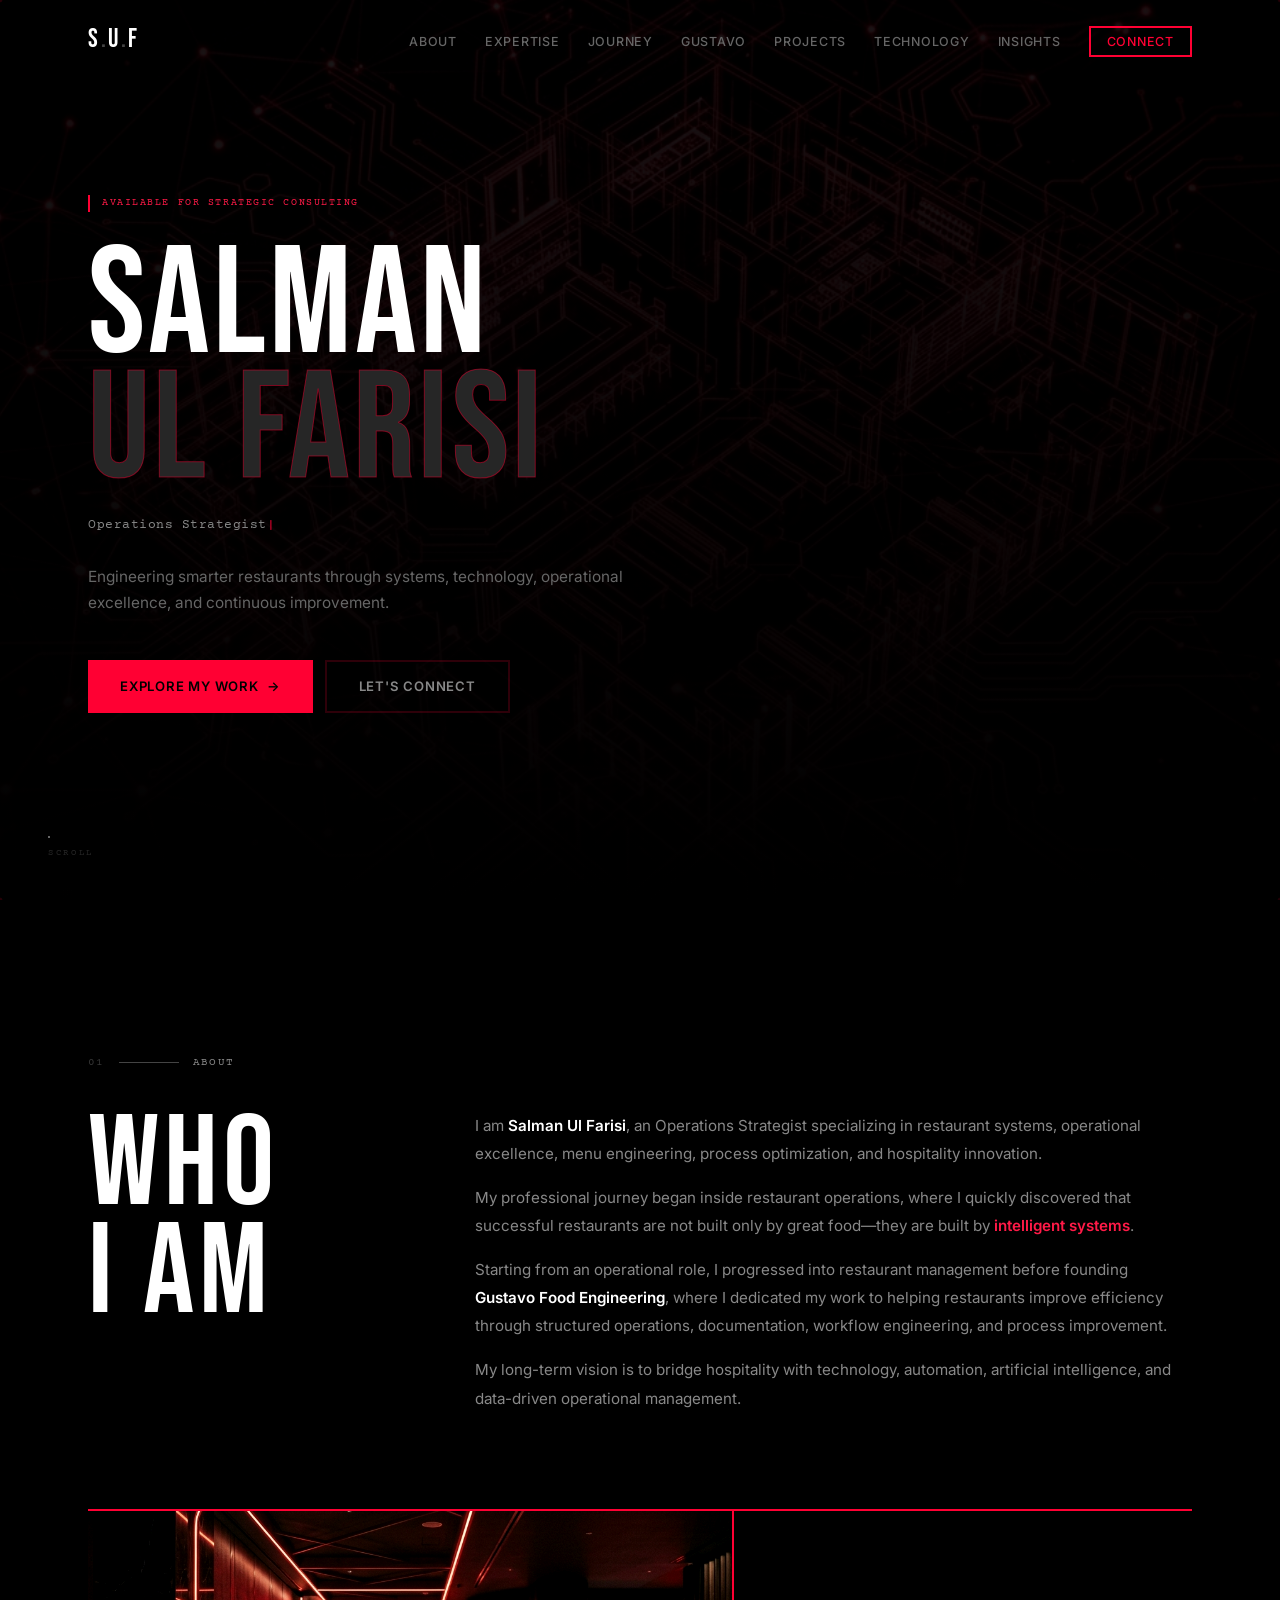
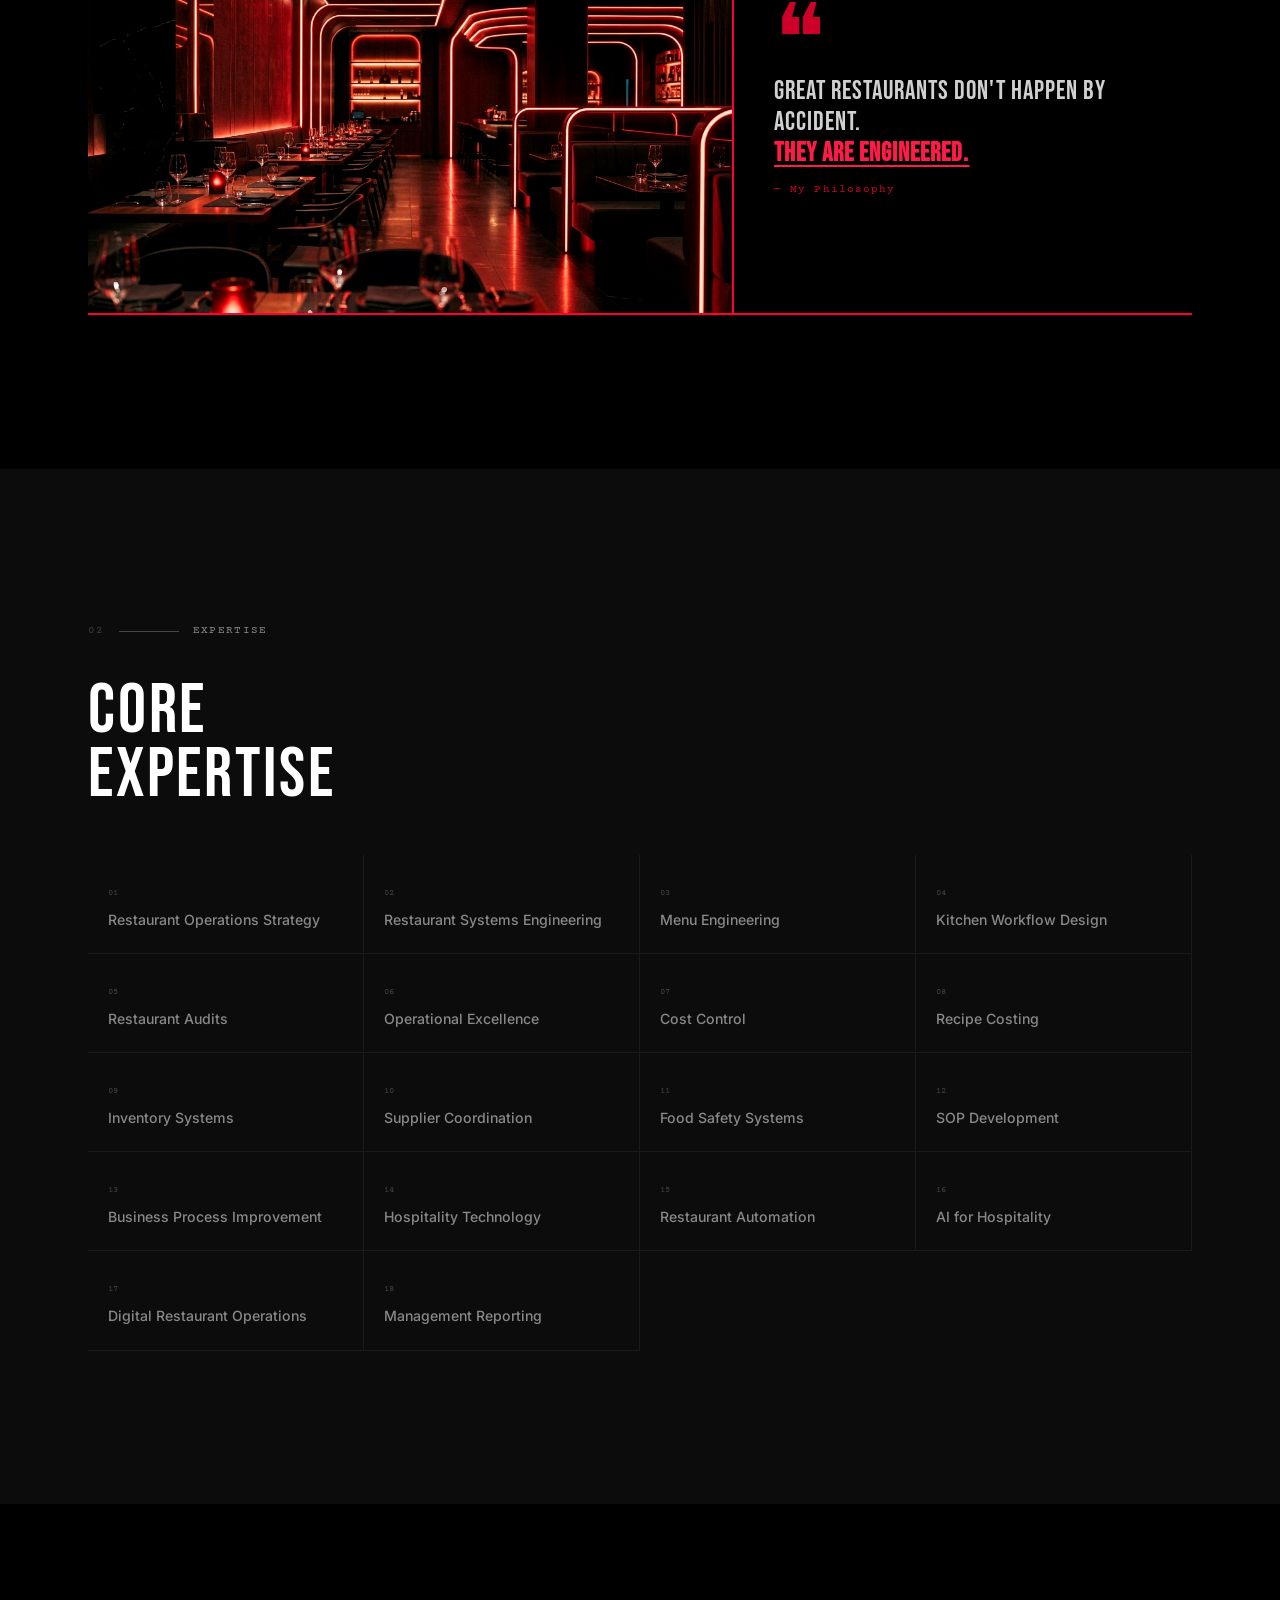
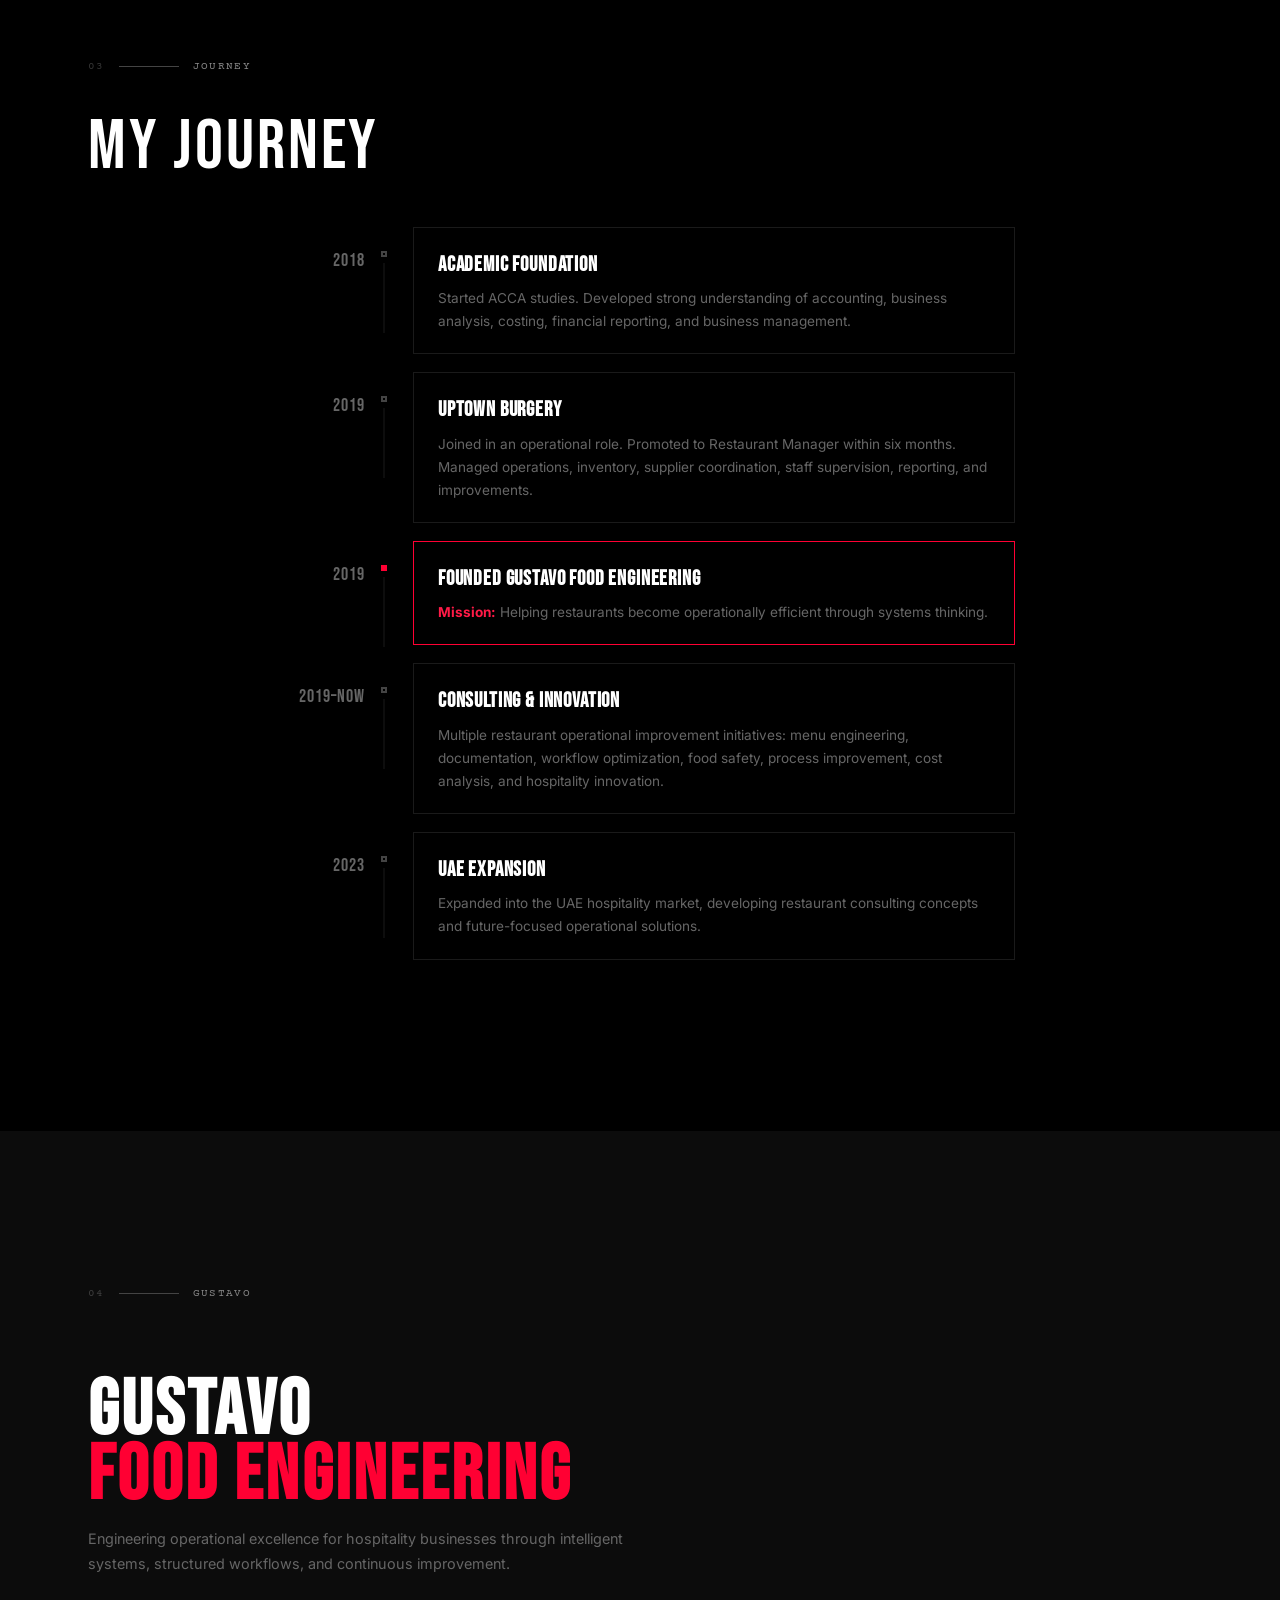
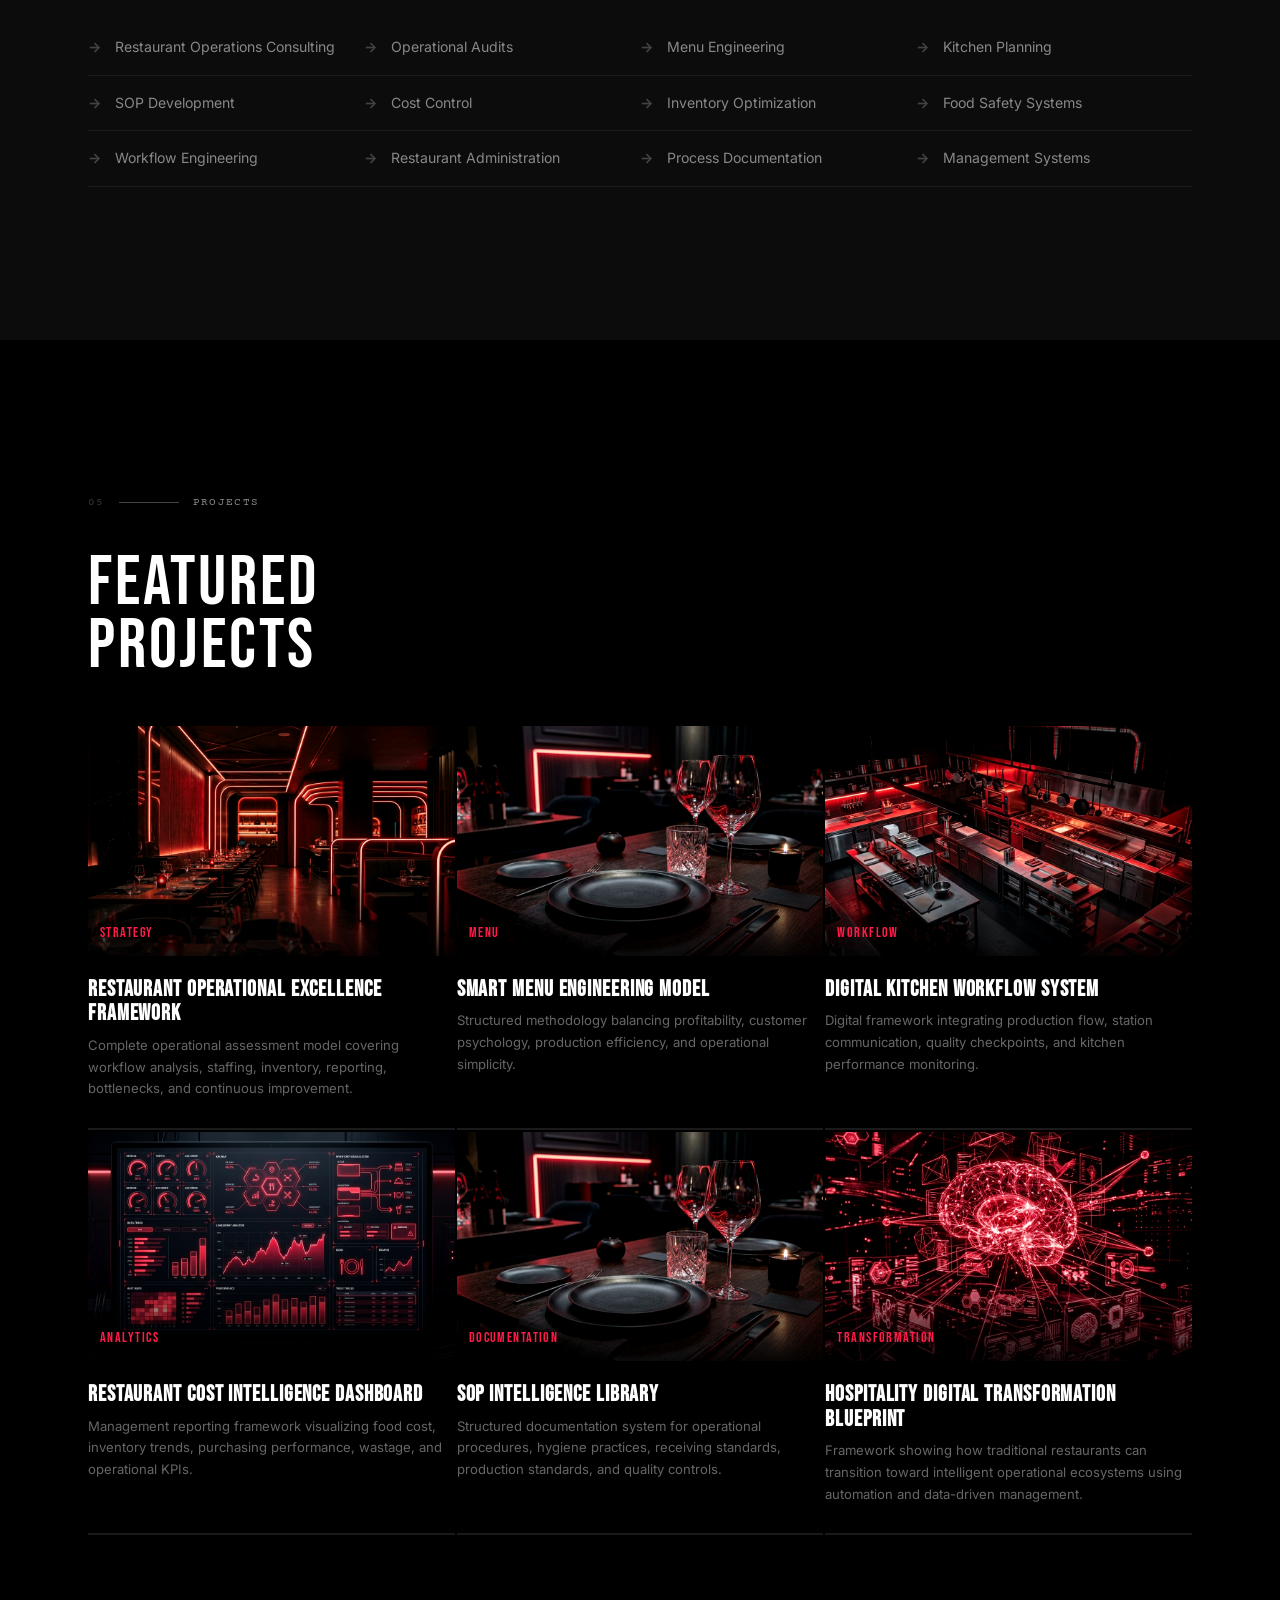
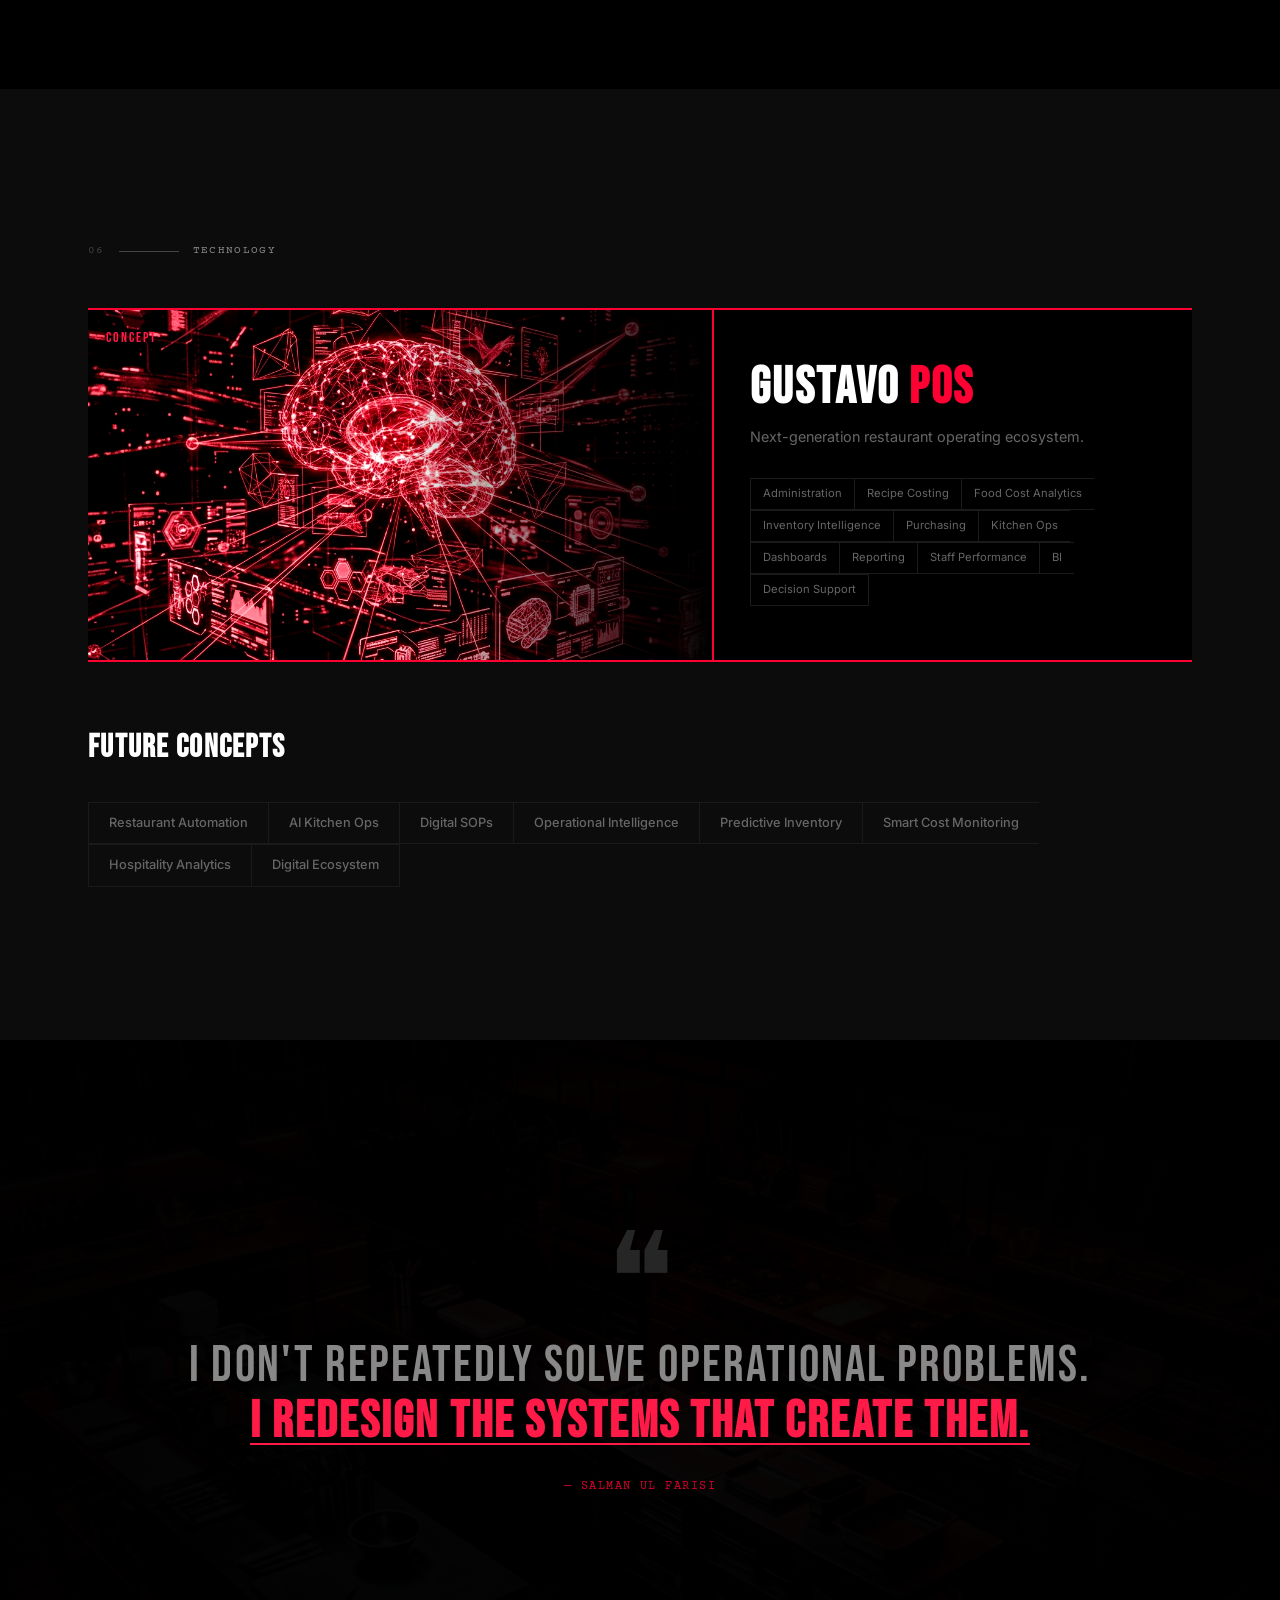
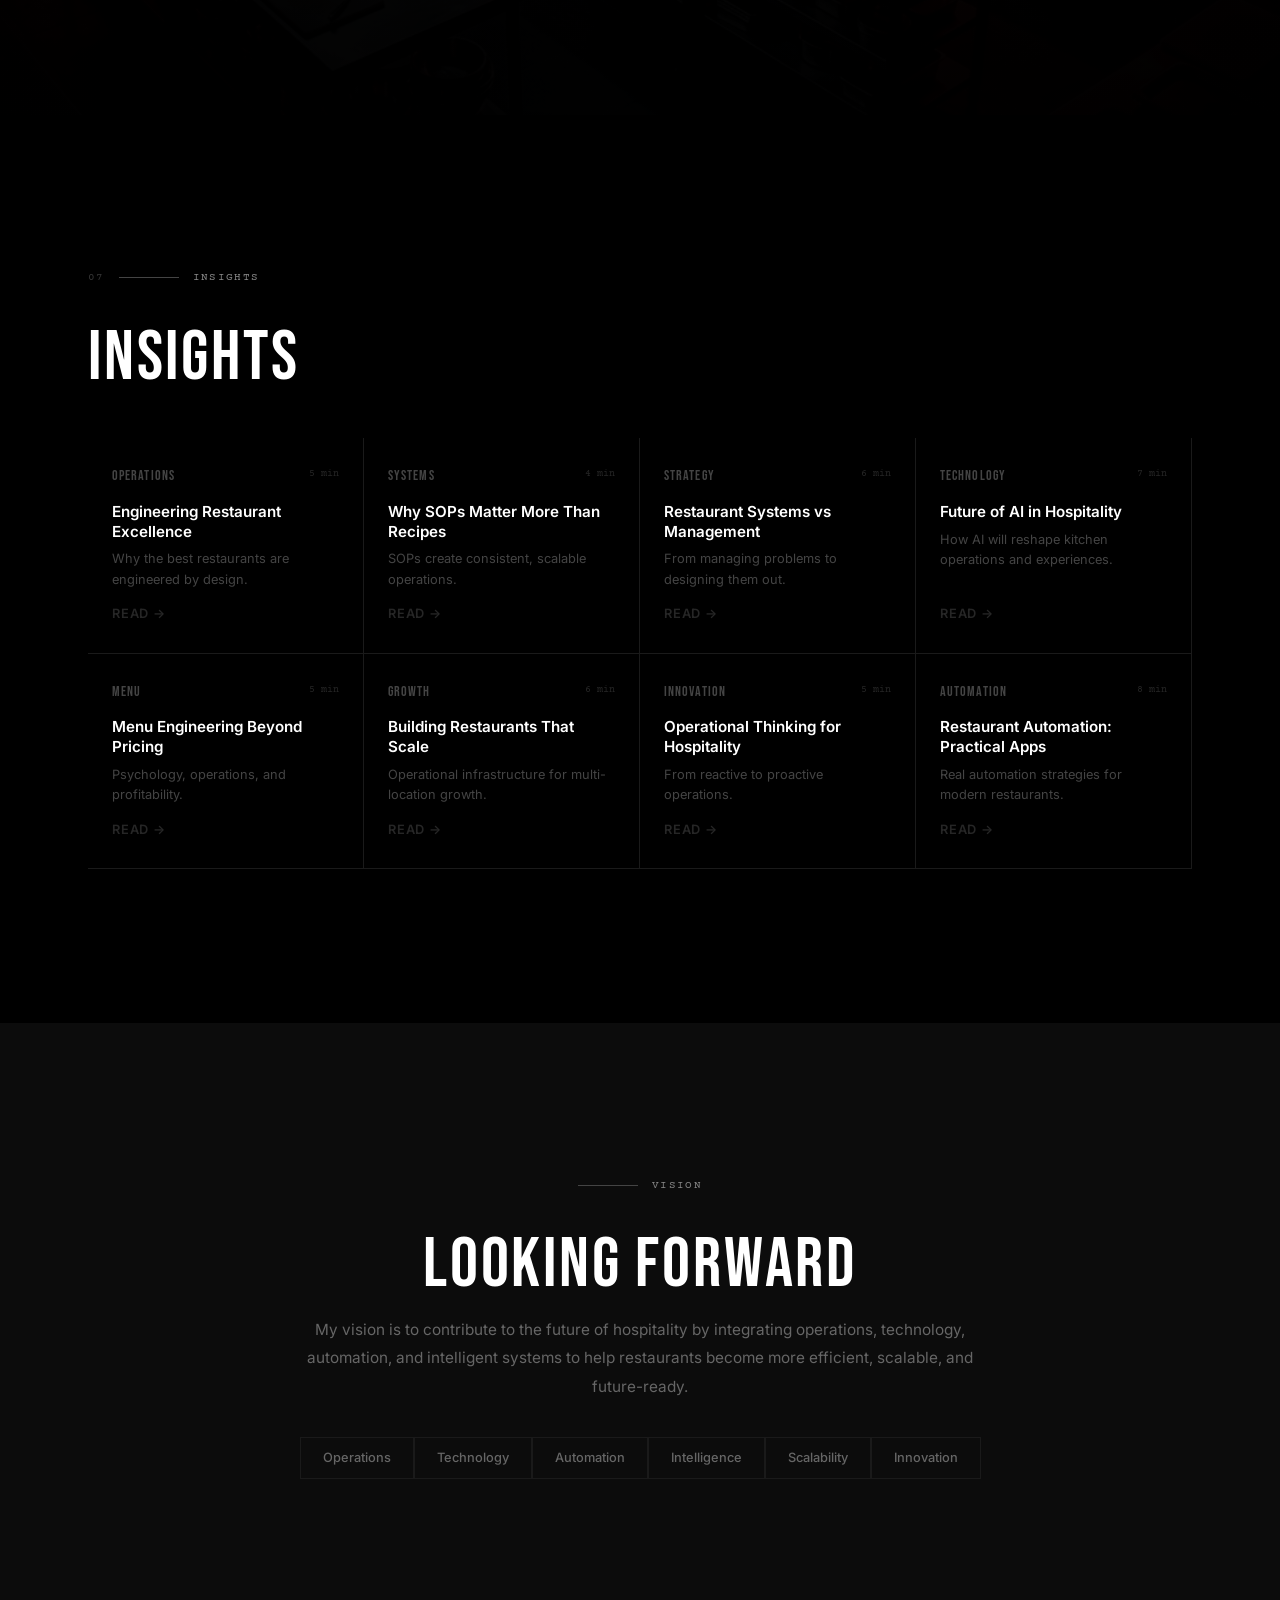
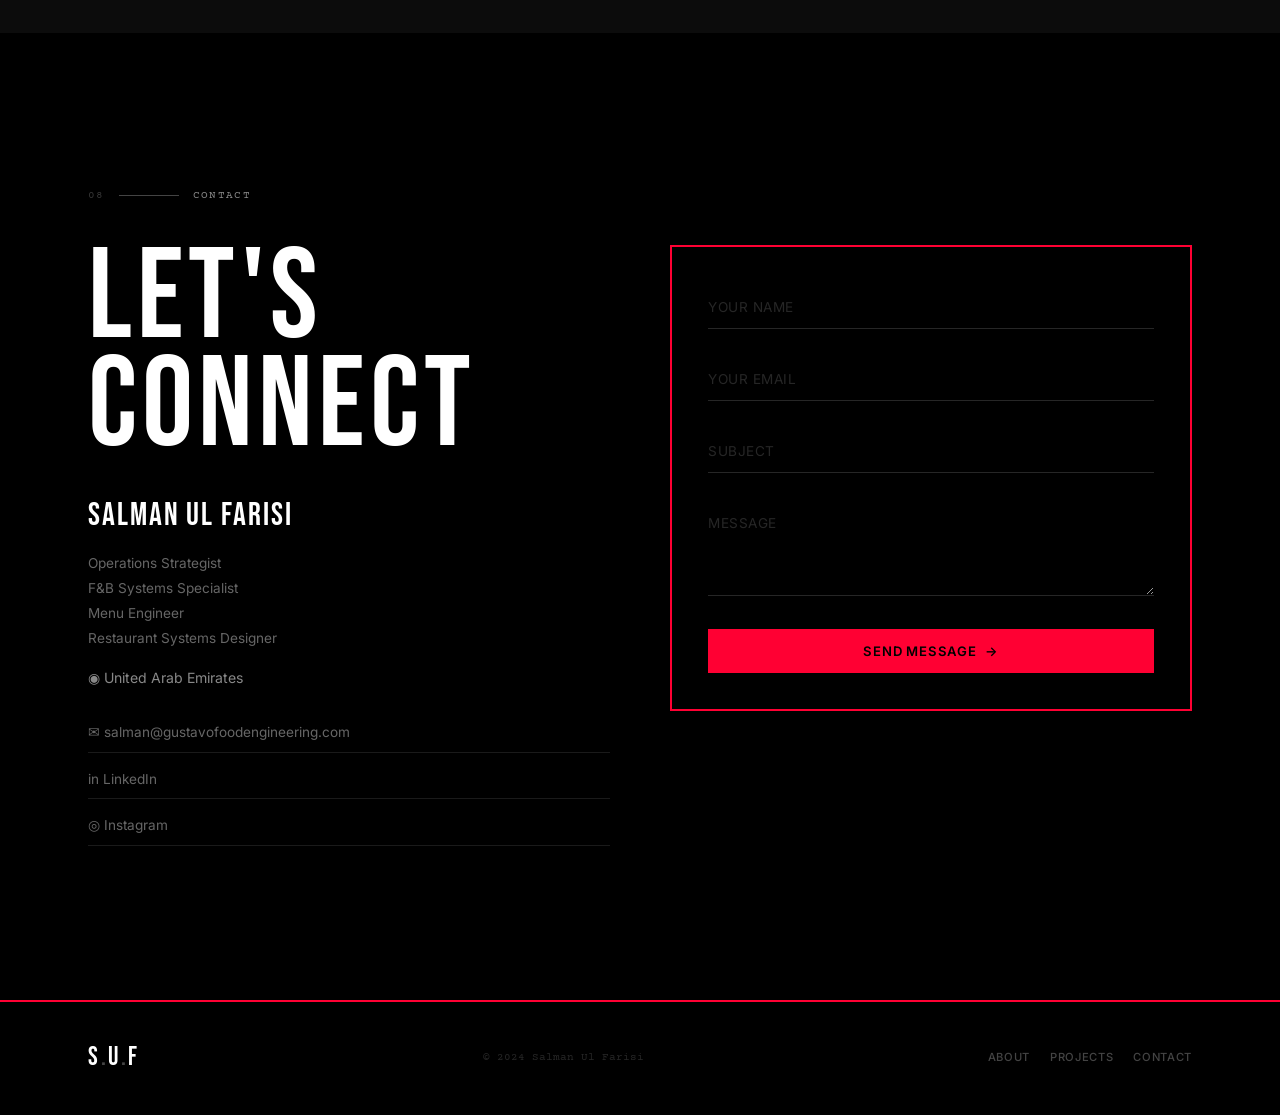
<file: index.html>
<!DOCTYPE html>
<html lang="en">
<head>
    <meta charset="UTF-8">
    <meta name="viewport" content="width=device-width, initial-scale=1.0">
    <title>Salman Ul Farisi — Operations Strategist & Restaurant Systems Consultant</title>
    <meta name="description" content="Salman Ul Farisi — world-class Hospitality Operations Strategist specializing in restaurant systems, menu engineering, and operational excellence.">
    <link rel="preconnect" href="https://fonts.googleapis.com">
    <link rel="preconnect" href="https://fonts.gstatic.com" crossorigin>
    <link href="https://fonts.googleapis.com/css2?family=Bebas+Neue&family=Inter:wght@300;400;500;600;700&family=Courier+Prime:wght@400;700&display=swap" rel="stylesheet">
    <link rel="stylesheet" href="styles.css">
</head>
<body>
    <div class="frost-overlay" id="frostOverlay"></div>
    <nav class="nav" id="nav">
        <div class="nav-inner">
            <a href="#hero" class="nav-logo">S<span class="logo-dot">.</span>U<span class="logo-dot">.</span>F</a>
            <button class="nav-toggle" id="navToggle" aria-label="Menu"><span></span><span></span></button>
            <ul class="nav-links" id="navLinks">
                <li><a href="#about">About</a></li>
                <li><a href="#expertise">Expertise</a></li>
                <li><a href="#journey">Journey</a></li>
                <li><a href="#gustavo">Gustavo</a></li>
                <li><a href="#projects">Projects</a></li>
                <li><a href="#tech-vision">Technology</a></li>
                <li><a href="#insights">Insights</a></li>
                <li><a href="#contact" class="nav-cta">Connect</a></li>
            </ul>
        </div>
    </nav>

    <section class="hero" id="hero">
        <div class="hero-bg"><img src="images/hero-bg.png" alt="" class="hero-bg-img"><div class="hero-overlay"></div><canvas id="heroCanvas" class="hero-canvas"></canvas></div>
        <div class="hero-content">
            <div class="hero-frost-badge reveal"><span class="frost-dot"></span>Available for Strategic Consulting</div>
            <h1 class="hero-name reveal reveal-d1">Salman<br><span class="name-thin">Ul Farisi</span></h1>
            <div class="hero-roles reveal reveal-d2"><span id="typedRole"></span><span class="cursor-bar">|</span></div>
            <p class="hero-tagline reveal reveal-d3">Engineering smarter restaurants through systems, technology, operational excellence, and continuous improvement.</p>
            <div class="hero-actions reveal reveal-d4">
                <a href="#projects" class="btn btn-frost"><span>Explore My Work</span><span class="btn-arrow">→</span></a>
                <a href="#contact" class="btn btn-outline"><span>Let's Connect</span></a>
            </div>
        </div>
        <div class="scroll-indicator"><div class="scroll-dot"></div><span>Scroll</span></div>
    </section>

    <section class="section" id="about">
        <div class="container">
            <div class="label reveal"><span class="label-num">01</span><span class="label-line"></span><span>About</span></div>
            <div class="split">
                <div class="split-left"><h2 class="title-xl reveal">Who<br>I Am</h2></div>
                <div class="split-right">
                    <p class="reveal">I am <strong>Salman Ul Farisi</strong>, an Operations Strategist specializing in restaurant systems, operational excellence, menu engineering, process optimization, and hospitality innovation.</p>
                    <p class="reveal">My professional journey began inside restaurant operations, where I quickly discovered that successful restaurants are not built only by great food—they are built by <em class="text-glow">intelligent systems</em>.</p>
                    <p class="reveal">Starting from an operational role, I progressed into restaurant management before founding <strong>Gustavo Food Engineering</strong>, where I dedicated my work to helping restaurants improve efficiency through structured operations, documentation, workflow engineering, and process improvement.</p>
                    <p class="reveal">My long-term vision is to bridge hospitality with technology, automation, artificial intelligence, and data-driven operational management.</p>
                </div>
            </div>
            <div class="quote-band reveal">
                <div class="qb-img"><img src="images/restaurant.png" alt="Restaurant"></div>
                <div class="qb-text">
                    <div class="qb-mark">❝</div>
                    <blockquote>Great restaurants don't happen by accident.<br><strong>They are engineered.</strong></blockquote>
                    <cite>— My Philosophy</cite>
                </div>
            </div>
        </div>
    </section>

    <section class="section section-alt" id="expertise">
        <div class="container">
            <div class="label reveal"><span class="label-num">02</span><span class="label-line"></span><span>Expertise</span></div>
            <h2 class="title-lg reveal">Core<br>Expertise</h2>
            <div class="expertise-grid">
                <div class="e-card reveal"><span class="e-num">01</span><h3>Restaurant Operations Strategy</h3></div>
                <div class="e-card reveal"><span class="e-num">02</span><h3>Restaurant Systems Engineering</h3></div>
                <div class="e-card reveal"><span class="e-num">03</span><h3>Menu Engineering</h3></div>
                <div class="e-card reveal"><span class="e-num">04</span><h3>Kitchen Workflow Design</h3></div>
                <div class="e-card reveal"><span class="e-num">05</span><h3>Restaurant Audits</h3></div>
                <div class="e-card reveal"><span class="e-num">06</span><h3>Operational Excellence</h3></div>
                <div class="e-card reveal"><span class="e-num">07</span><h3>Cost Control</h3></div>
                <div class="e-card reveal"><span class="e-num">08</span><h3>Recipe Costing</h3></div>
                <div class="e-card reveal"><span class="e-num">09</span><h3>Inventory Systems</h3></div>
                <div class="e-card reveal"><span class="e-num">10</span><h3>Supplier Coordination</h3></div>
                <div class="e-card reveal"><span class="e-num">11</span><h3>Food Safety Systems</h3></div>
                <div class="e-card reveal"><span class="e-num">12</span><h3>SOP Development</h3></div>
                <div class="e-card reveal"><span class="e-num">13</span><h3>Business Process Improvement</h3></div>
                <div class="e-card reveal"><span class="e-num">14</span><h3>Hospitality Technology</h3></div>
                <div class="e-card reveal"><span class="e-num">15</span><h3>Restaurant Automation</h3></div>
                <div class="e-card reveal"><span class="e-num">16</span><h3>AI for Hospitality</h3></div>
                <div class="e-card reveal"><span class="e-num">17</span><h3>Digital Restaurant Operations</h3></div>
                <div class="e-card reveal"><span class="e-num">18</span><h3>Management Reporting</h3></div>
            </div>
        </div>
    </section>

    <section class="section" id="journey">
        <div class="container">
            <div class="label reveal"><span class="label-num">03</span><span class="label-line"></span><span>Journey</span></div>
            <h2 class="title-lg reveal">My Journey</h2>
            <div class="timeline">
                <div class="tl-item reveal"><div class="tl-year">2018</div><div class="tl-dot"></div><div class="tl-card"><h3>Academic Foundation</h3><p>Started ACCA studies. Developed strong understanding of accounting, business analysis, costing, financial reporting, and business management.</p></div></div>
                <div class="tl-item reveal"><div class="tl-year">2019</div><div class="tl-dot"></div><div class="tl-card"><h3>Uptown Burgery</h3><p>Joined in an operational role. Promoted to Restaurant Manager within six months. Managed operations, inventory, supplier coordination, staff supervision, reporting, and improvements.</p></div></div>
                <div class="tl-item reveal"><div class="tl-year">2019</div><div class="tl-dot tl-dot-active"></div><div class="tl-card tl-highlight"><h3>Founded Gustavo Food Engineering</h3><p><strong>Mission:</strong> Helping restaurants become operationally efficient through systems thinking.</p></div></div>
                <div class="tl-item reveal"><div class="tl-year">2019–Now</div><div class="tl-dot"></div><div class="tl-card"><h3>Consulting & Innovation</h3><p>Multiple restaurant operational improvement initiatives: menu engineering, documentation, workflow optimization, food safety, process improvement, cost analysis, and hospitality innovation.</p></div></div>
                <div class="tl-item reveal"><div class="tl-year">2023</div><div class="tl-dot"></div><div class="tl-card"><h3>UAE Expansion</h3><p>Expanded into the UAE hospitality market, developing restaurant consulting concepts and future-focused operational solutions.</p></div></div>
            </div>
        </div>
    </section>

    <section class="section section-alt" id="gustavo">
        <div class="container">
            <div class="label reveal"><span class="label-num">04</span><span class="label-line"></span><span>Gustavo</span></div>
            <div class="gustavo-head reveal"><h2 class="gustavo-name">Gustavo<br><span class="name-accent">Food Engineering</span></h2><p class="gustavo-mission">Engineering operational excellence for hospitality businesses through intelligent systems, structured workflows, and continuous improvement.</p></div>
            <div class="services-list">
                <div class="svc reveal"><span class="svc-marker">→</span>Restaurant Operations Consulting</div>
                <div class="svc reveal"><span class="svc-marker">→</span>Operational Audits</div>
                <div class="svc reveal"><span class="svc-marker">→</span>Menu Engineering</div>
                <div class="svc reveal"><span class="svc-marker">→</span>Kitchen Planning</div>
                <div class="svc reveal"><span class="svc-marker">→</span>SOP Development</div>
                <div class="svc reveal"><span class="svc-marker">→</span>Cost Control</div>
                <div class="svc reveal"><span class="svc-marker">→</span>Inventory Optimization</div>
                <div class="svc reveal"><span class="svc-marker">→</span>Food Safety Systems</div>
                <div class="svc reveal"><span class="svc-marker">→</span>Workflow Engineering</div>
                <div class="svc reveal"><span class="svc-marker">→</span>Restaurant Administration</div>
                <div class="svc reveal"><span class="svc-marker">→</span>Process Documentation</div>
                <div class="svc reveal"><span class="svc-marker">→</span>Management Systems</div>
            </div>
        </div>
    </section>

    <section class="section" id="projects">
        <div class="container">
            <div class="label reveal"><span class="label-num">05</span><span class="label-line"></span><span>Projects</span></div>
            <h2 class="title-lg reveal">Featured<br>Projects</h2>
            <div class="projects-grid">
                <div class="proj reveal"><div class="proj-img"><img src="images/restaurant.png" alt=""><div class="proj-overlay"></div><span class="proj-tag">Strategy</span></div><div class="proj-body"><h3>Restaurant Operational Excellence Framework</h3><p>Complete operational assessment model covering workflow analysis, staffing, inventory, reporting, bottlenecks, and continuous improvement.</p></div></div>
                <div class="proj reveal"><div class="proj-img"><img src="images/hospitality.png" alt=""><div class="proj-overlay"></div><span class="proj-tag">Menu</span></div><div class="proj-body"><h3>Smart Menu Engineering Model</h3><p>Structured methodology balancing profitability, customer psychology, production efficiency, and operational simplicity.</p></div></div>
                <div class="proj reveal"><div class="proj-img"><img src="images/kitchen.png" alt=""><div class="proj-overlay"></div><span class="proj-tag">Workflow</span></div><div class="proj-body"><h3>Digital Kitchen Workflow System</h3><p>Digital framework integrating production flow, station communication, quality checkpoints, and kitchen performance monitoring.</p></div></div>
                <div class="proj reveal"><div class="proj-img"><img src="images/dashboard.png" alt=""><div class="proj-overlay"></div><span class="proj-tag">Analytics</span></div><div class="proj-body"><h3>Restaurant Cost Intelligence Dashboard</h3><p>Management reporting framework visualizing food cost, inventory trends, purchasing performance, wastage, and operational KPIs.</p></div></div>
                <div class="proj reveal"><div class="proj-img"><img src="images/hospitality.png" alt=""><div class="proj-overlay"></div><span class="proj-tag">Documentation</span></div><div class="proj-body"><h3>SOP Intelligence Library</h3><p>Structured documentation system for operational procedures, hygiene practices, receiving standards, production standards, and quality controls.</p></div></div>
                <div class="proj reveal"><div class="proj-img"><img src="images/tech-vision.png" alt=""><div class="proj-overlay"></div><span class="proj-tag">Transformation</span></div><div class="proj-body"><h3>Hospitality Digital Transformation Blueprint</h3><p>Framework showing how traditional restaurants can transition toward intelligent operational ecosystems using automation and data-driven management.</p></div></div>
            </div>
        </div>
    </section>

    <section class="section section-alt" id="tech-vision">
        <div class="container">
            <div class="label reveal"><span class="label-num">06</span><span class="label-line"></span><span>Technology</span></div>
            <div class="tech-showcase reveal">
                <div class="tech-img"><img src="images/tech-vision.png" alt="Gustavo POS"><div class="tech-over"></div><span class="tech-badge">CONCEPT</span></div>
                <div class="tech-content"><h2 class="tech-name">Gustavo <span class="name-accent">POS</span></h2><p>Next-generation restaurant operating ecosystem.</p>
                    <div class="tech-tags"><span>Administration</span><span>Recipe Costing</span><span>Food Cost Analytics</span><span>Inventory Intelligence</span><span>Purchasing</span><span>Kitchen Ops</span><span>Dashboards</span><span>Reporting</span><span>Staff Performance</span><span>BI</span><span>Decision Support</span></div>
                </div>
            </div>
            <div class="future reveal"><h3>Future Concepts</h3><div class="future-pills"><span>Restaurant Automation</span><span>AI Kitchen Ops</span><span>Digital SOPs</span><span>Operational Intelligence</span><span>Predictive Inventory</span><span>Smart Cost Monitoring</span><span>Hospitality Analytics</span><span>Digital Ecosystem</span></div></div>
        </div>
    </section>

    <section class="philosophy-section">
        <div class="phil-bg"><img src="images/kitchen.png" alt="" class="phil-bg-img"><div class="phil-over"></div></div>
        <div class="container phil-center"><div class="phil-quote reveal"><div class="phil-mark">❝</div><blockquote>I don't repeatedly solve operational problems.<br><strong>I redesign the systems that create them.</strong></blockquote><cite>— Salman Ul Farisi</cite></div></div>
    </section>

    <section class="section" id="insights">
        <div class="container">
            <div class="label reveal"><span class="label-num">07</span><span class="label-line"></span><span>Insights</span></div>
            <h2 class="title-lg reveal">Insights</h2>
            <div class="insights-grid">
                <article class="ins reveal"><div class="ins-top"><span class="ins-cat">Operations</span><span class="ins-time">5 min</span></div><h3>Engineering Restaurant Excellence</h3><p>Why the best restaurants are engineered by design.</p><span class="ins-link">Read →</span></article>
                <article class="ins reveal"><div class="ins-top"><span class="ins-cat">Systems</span><span class="ins-time">4 min</span></div><h3>Why SOPs Matter More Than Recipes</h3><p>SOPs create consistent, scalable operations.</p><span class="ins-link">Read →</span></article>
                <article class="ins reveal"><div class="ins-top"><span class="ins-cat">Strategy</span><span class="ins-time">6 min</span></div><h3>Restaurant Systems vs Management</h3><p>From managing problems to designing them out.</p><span class="ins-link">Read →</span></article>
                <article class="ins reveal"><div class="ins-top"><span class="ins-cat">Technology</span><span class="ins-time">7 min</span></div><h3>Future of AI in Hospitality</h3><p>How AI will reshape kitchen operations and experiences.</p><span class="ins-link">Read →</span></article>
                <article class="ins reveal"><div class="ins-top"><span class="ins-cat">Menu</span><span class="ins-time">5 min</span></div><h3>Menu Engineering Beyond Pricing</h3><p>Psychology, operations, and profitability.</p><span class="ins-link">Read →</span></article>
                <article class="ins reveal"><div class="ins-top"><span class="ins-cat">Growth</span><span class="ins-time">6 min</span></div><h3>Building Restaurants That Scale</h3><p>Operational infrastructure for multi-location growth.</p><span class="ins-link">Read →</span></article>
                <article class="ins reveal"><div class="ins-top"><span class="ins-cat">Innovation</span><span class="ins-time">5 min</span></div><h3>Operational Thinking for Hospitality</h3><p>From reactive to proactive operations.</p><span class="ins-link">Read →</span></article>
                <article class="ins reveal"><div class="ins-top"><span class="ins-cat">Automation</span><span class="ins-time">8 min</span></div><h3>Restaurant Automation: Practical Apps</h3><p>Real automation strategies for modern restaurants.</p><span class="ins-link">Read →</span></article>
            </div>
        </div>
    </section>

    <section class="section section-alt" id="vision">
        <div class="container"><div class="vision-center reveal"><div class="label" style="justify-content:center"><span class="label-line"></span><span>Vision</span></div><h2 class="title-lg" style="text-align:center">Looking Forward</h2><p class="vision-text">My vision is to contribute to the future of hospitality by integrating operations, technology, automation, and intelligent systems to help restaurants become more efficient, scalable, and future-ready.</p><div class="vision-tags"><span>Operations</span><span>Technology</span><span>Automation</span><span>Intelligence</span><span>Scalability</span><span>Innovation</span></div></div></div>
    </section>

    <section class="section" id="contact">
        <div class="container">
            <div class="label reveal"><span class="label-num">08</span><span class="label-line"></span><span>Contact</span></div>
            <div class="contact-grid">
                <div class="contact-info reveal">
                    <h2 class="title-xl">Let's<br>Connect</h2>
                    <div class="ci-name">Salman Ul Farisi</div>
                    <div class="ci-roles"><span>Operations Strategist</span><span>F&B Systems Specialist</span><span>Menu Engineer</span><span>Restaurant Systems Designer</span></div>
                    <div class="ci-loc">◉ United Arab Emirates</div>
                    <div class="ci-links"><a href="mailto:salman@gustavofoodengineering.com">✉ salman@gustavofoodengineering.com</a><a href="https://www.linkedin.com/in/salman-ul-farisi-1a88551b6?utm_source=share_via&amp;utm_content=profile&amp;utm_medium=member_android" target="_blank">in LinkedIn</a><a href="#">◎ Instagram</a></div>
                </div>
                <div class="contact-form-wrap reveal">
                    <form class="contact-form" id="contactForm">
                        <div class="field"><input type="text" id="fN" placeholder=" " required><label for="fN">Your Name</label><div class="field-line"></div></div>
                        <div class="field"><input type="email" id="fE" placeholder=" " required><label for="fE">Your Email</label><div class="field-line"></div></div>
                        <div class="field"><input type="text" id="fS" placeholder=" "><label for="fS">Subject</label><div class="field-line"></div></div>
                        <div class="field"><textarea id="fM" rows="4" placeholder=" " required></textarea><label for="fM">Message</label><div class="field-line"></div></div>
                        <button type="submit" class="btn btn-frost btn-full"><span>Send Message</span><span class="btn-arrow">→</span></button>
                    </form>
                </div>
            </div>
        </div>
    </section>

    <footer class="footer"><div class="container"><div class="footer-inner"><span class="nav-logo">S<span class="logo-dot">.</span>U<span class="logo-dot">.</span>F</span><p>© 2024 Salman Ul Farisi</p><div class="footer-nav"><a href="#about">About</a><a href="#projects">Projects</a><a href="#contact">Contact</a></div></div></div></footer>
    <script src="script.js"></script>
</body>
</html>
</file>
<file: styles.css>
/* ═══════════════════════════════════════════════════════════════
   V7 — BRUTALIST + NEON RED
   Raw, editorial, stark black with neon red accents
   ═══════════════════════════════════════════════════════════════ */
@import url('https://fonts.googleapis.com/css2?family=Bebas+Neue&family=Inter:wght@300;400;500;600;700&family=Courier+Prime:wght@400;700&display=swap');

:root {
    --accent: #ff0033;
    --accent-bright: #ff1a47;
    --accent-dim: #cc0029;
    --accent-rgb: 255, 0, 51;
    --accent-glow: rgba(255, 0, 51, 0.35);
    --accent-subtle: rgba(255, 0, 51, 0.05);
    --accent-border: rgba(255, 0, 51, 0.18);
    --accent-border-hover: rgba(255, 0, 51, 0.45);

    --bg-0: #000000;
    --bg-1: #060606;
    --bg-2: #0c0c0c;
    --bg-3: #111111;
    --bg-card: #0a0a0a;
    --bg-card-hover: #141414;

    --white: #ffffff;
    --gray-100: #d0d0d0;
    --gray-200: #888888;
    --gray-300: #666666;
    --gray-400: #444444;
    --gray-500: #262626;
    --gray-600: #1a1a1a;
    --border: rgba(255, 255, 255, 0.06);

    --font-heading: 'Bebas Neue', sans-serif;
    --font-body: 'Inter', sans-serif;
    --font-mono: 'Courier Prime', monospace;

    --section-pad: clamp(80px, 12vw, 180px);
    --max-w: 1200px;
    --pad: clamp(20px, 5vw, 48px);
    --ease: cubic-bezier(0.16, 1, 0.3, 1);
}

*, *::before, *::after { margin: 0; padding: 0; box-sizing: border-box; }
html { scroll-behavior: smooth; -webkit-font-smoothing: antialiased; }
body { font-family: var(--font-body); background: var(--bg-0); color: var(--white); line-height: 1.6; overflow-x: hidden; }
::selection { background: var(--white); color: var(--bg-0); }
img { max-width: 100%; display: block; }
a { text-decoration: none; color: inherit; }
.container { max-width: var(--max-w); margin: 0 auto; padding: 0 var(--pad); }

/* No frost overlay — brutalist has no decorative chrome */
.frost-overlay { display: none; }

/* ═══ Brutalist Typography ═══ */
.title-xl {
    font-family: var(--font-heading);
    font-size: clamp(4rem, 10vw, 10rem);
    font-weight: 400;
    line-height: 0.85;
    letter-spacing: 0.04em;
    text-transform: uppercase;
    margin-bottom: 28px;
}

.title-lg {
    font-family: var(--font-heading);
    font-size: clamp(2.5rem, 5.5vw, 5rem);
    font-weight: 400;
    line-height: 0.9;
    letter-spacing: 0.04em;
    text-transform: uppercase;
    margin-bottom: 18px;
}

.name-accent { color: var(--accent); }
.text-glow { color: var(--accent-bright); font-style: normal; font-weight: 600; }

.section { padding: var(--section-pad) 0; }
.section-alt { background: var(--bg-2); }

.label { display: flex; align-items: center; gap: 14px; margin-bottom: 40px; font-family: var(--font-mono); font-size: 0.7rem; letter-spacing: 0.12em; text-transform: uppercase; color: var(--gray-200); }
.label-num { opacity: 0.4; }
.label-line { width: 60px; height: 1px; background: var(--gray-400); }

.reveal { opacity: 0; transform: translateY(25px); transition: opacity 0.7s var(--ease), transform 0.7s var(--ease); }
.reveal.active { opacity: 1; transform: translateY(0); }
.reveal-d1 { transition-delay: 0.08s; } .reveal-d2 { transition-delay: 0.16s; } .reveal-d3 { transition-delay: 0.28s; } .reveal-d4 { transition-delay: 0.4s; }

/* ═══ Nav ═══ */
.nav { position: fixed; top: 0; left: 0; right: 0; z-index: 1000; padding: 20px 0; transition: 0.4s; }
.nav.scrolled { padding: 10px 0; background: rgba(0,0,0,0.95); border-bottom: 1px solid var(--gray-500); }
.nav-inner { max-width: var(--max-w); margin: 0 auto; padding: 0 var(--pad); display: flex; align-items: center; justify-content: space-between; }
.nav-logo { font-family: var(--font-heading); font-size: 1.6rem; letter-spacing: 0.1em; }
.logo-dot { color: var(--gray-400); }
.nav-links { display: flex; align-items: center; gap: 28px; list-style: none; }
.nav-links a { font-size: 0.78rem; color: var(--gray-300); transition: 0.3s; text-transform: uppercase; letter-spacing: 0.06em; font-weight: 500; position: relative; }
.nav-links a:not(.nav-cta):hover { color: var(--accent-bright); }
.nav-links a:not(.nav-cta)::after { content: ''; position: absolute; bottom: -4px; left: 0; width: 0; height: 1px; background: var(--accent); transition: width 0.3s; }
.nav-links a:not(.nav-cta):hover::after { width: 100%; }
.nav-cta { padding: 6px 16px; border: 2px solid var(--accent); color: var(--accent) !important; font-weight: 700; transition: all 0.3s !important; }
.nav-cta:hover { background: var(--accent); color: var(--bg-0) !important; }
.nav-toggle { display: none; flex-direction: column; gap: 8px; background: none; border: none; cursor: pointer; z-index: 1001; }
.nav-toggle span { width: 28px; height: 2px; background: var(--accent); transition: 0.3s; }

/* ═══ Hero ═══ */
.hero { position: relative; min-height: 100vh; display: flex; align-items: center; justify-content: center; overflow: hidden; }
.hero-bg { position: absolute; inset: 0; }
.hero-bg-img { width: 100%; height: 100%; object-fit: cover; opacity: 0.15; filter: contrast(1.2); }
.hero-overlay { position: absolute; inset: 0; background: linear-gradient(180deg, rgba(0,0,0,0.3) 0%, rgba(0,0,0,0.7) 60%, var(--bg-0) 100%); }
.hero-canvas { position: absolute; inset: 0; opacity: 0.15; }
.hero-content { position: relative; z-index: 1; text-align: left; padding: 0 var(--pad); max-width: var(--max-w); margin: 0 auto; width: 100%; }

.hero-frost-badge { display: inline-flex; align-items: center; gap: 10px; padding: 0; border: none; font-family: var(--font-mono); font-size: 0.65rem; letter-spacing: 0.15em; text-transform: uppercase; color: var(--accent-bright); background: none; margin-bottom: 32px; border-left: 2px solid var(--accent); padding-left: 12px; }
.frost-dot { width: 0; height: 0; display: none; }

.hero-name { font-family: var(--font-heading); font-size: clamp(4rem, 12vw, 12rem); font-weight: 400; line-height: 0.82; letter-spacing: 0.02em; text-transform: uppercase; margin-bottom: 20px; }
.name-thin { display: block; color: var(--gray-500); -webkit-text-stroke: 1px var(--accent-border-hover); }
.hero-roles { font-family: var(--font-mono); font-size: clamp(0.75rem, 1vw, 0.88rem); color: var(--gray-200); letter-spacing: 0.04em; margin-bottom: 28px; min-height: 1.5em; }
.cursor-bar { color: var(--accent); animation: blink 0.8s step-end infinite; }
@keyframes blink { 50% { opacity: 0; } }
.hero-tagline { font-size: clamp(0.88rem, 1.2vw, 1rem); color: var(--gray-300); line-height: 1.7; margin-bottom: 44px; max-width: 550px; }
.hero-actions { display: flex; gap: 12px; flex-wrap: wrap; }

.btn { display: inline-flex; align-items: center; gap: 8px; padding: 14px 32px; font-family: var(--font-body); font-size: 0.82rem; font-weight: 600; text-transform: uppercase; letter-spacing: 0.06em; border: none; cursor: pointer; transition: 0.3s; }
.btn-frost { background: var(--accent); color: var(--bg-0); }
.btn-frost:hover { opacity: 0.85; transform: translateY(-2px); box-shadow: 0 0 20px var(--accent-glow); }
.btn-outline { background: transparent; color: var(--gray-200); border: 2px solid var(--accent-border); }
.btn-outline:hover { border-color: var(--accent); color: var(--accent-bright); }
.btn-full { width: 100%; justify-content: center; }
.btn-arrow { transition: transform 0.3s; }
.btn:hover .btn-arrow { transform: translateX(4px); }

.scroll-indicator { position: absolute; bottom: 40px; left: var(--pad); display: flex; flex-direction: column; align-items: flex-start; gap: 8px; z-index: 1; }
.scroll-dot { width: 2px; height: 2px; background: var(--gray-300); animation: scrollB 2s ease-in-out infinite; }
@keyframes scrollB { 0%,100% { transform: translateY(0); } 50% { transform: translateY(14px); opacity: 0.2; } }
.scroll-indicator span { font-size: 0.55rem; letter-spacing: 0.3em; text-transform: uppercase; color: var(--gray-500); font-family: var(--font-mono); }

/* ═══ About ═══ */
.split { display: grid; grid-template-columns: 0.6fr 1.4fr; gap: 80px; margin-bottom: 80px; }
.split-right p { font-size: 0.95rem; line-height: 1.85; color: var(--gray-200); margin-bottom: 16px; }
.split-right strong { color: var(--white); font-weight: 600; }

.quote-band { display: grid; grid-template-columns: 1.4fr 1fr; overflow: hidden; border-top: 2px solid var(--accent); border-bottom: 2px solid var(--accent); }
.qb-img { position: relative; aspect-ratio: 16/10; overflow: hidden; }
.qb-img img { width: 100%; height: 100%; object-fit: cover; transition: transform 0.6s; filter: contrast(1.1); }
.quote-band:hover .qb-img img { transform: scale(1.04); }
.qb-text { background: var(--bg-0); padding: 48px 40px; display: flex; flex-direction: column; justify-content: center; border-left: 2px solid var(--accent); }
.qb-mark { font-family: var(--font-heading); font-size: 6rem; line-height: 0.4; color: var(--accent-dim); margin-bottom: 14px; }
.qb-text blockquote { font-family: var(--font-heading); font-size: clamp(1.3rem, 2vw, 1.8rem); letter-spacing: 0.04em; text-transform: uppercase; line-height: 1.2; color: var(--gray-100); margin-bottom: 12px; }
.qb-text blockquote strong { color: var(--accent-bright); text-decoration: underline; text-underline-offset: 4px; }
.qb-text cite { font-family: var(--font-mono); font-size: 0.68rem; color: var(--accent-dim); letter-spacing: 0.1em; font-style: normal; }

/* ═══ Expertise ═══ */
.expertise-grid { display: grid; grid-template-columns: repeat(auto-fill, minmax(230px, 1fr)); gap: 0; margin-top: 48px; }
.e-card { padding: 22px 20px; border-bottom: 1px solid var(--gray-600); border-right: 1px solid var(--gray-600); transition: 0.3s; }
.e-card:hover { background: var(--bg-card-hover); }
.e-num { font-family: var(--font-mono); font-size: 0.58rem; color: var(--gray-400); }
.e-card:hover .e-num { color: var(--accent); }
.e-card h3 { font-size: 0.88rem; font-weight: 500; color: var(--gray-200); margin-top: 6px; }
.e-card:hover h3 { color: var(--accent-bright); }

/* ═══ Timeline ═══ */
.timeline { max-width: 750px; margin: 48px auto 0; }
.tl-item { display: grid; grid-template-columns: 100px 16px 1fr; gap: 16px; }
.tl-year { font-family: var(--font-heading); font-size: 1.1rem; letter-spacing: 0.06em; color: var(--gray-300); text-align: right; padding-top: 20px; }
.tl-dot { width: 6px; height: 6px; border: 2px solid var(--gray-400); background: var(--bg-0); margin-top: 24px; position: relative; }
.tl-dot::after { content: ''; position: absolute; top: 10px; left: 50%; transform: translateX(-50%); width: 1px; height: 70px; background: var(--gray-600); }
.tl-dot-active { background: var(--accent); border-color: var(--accent); }
.tl-card { padding: 20px 24px; border: 1px solid var(--gray-600); background: var(--bg-0); margin-bottom: 18px; transition: 0.4s; }
.tl-card:hover { border-color: var(--accent-border-hover); }
.tl-highlight { border-color: var(--accent); }
.tl-card h3 { font-family: var(--font-heading); font-size: 1.3rem; letter-spacing: 0.04em; text-transform: uppercase; margin-bottom: 6px; }
.tl-card p { font-size: 0.85rem; line-height: 1.7; color: var(--gray-300); }
.tl-card p strong { color: var(--accent-bright); }

/* ═══ Gustavo ═══ */
.gustavo-head { text-align: left; padding: 36px 0 44px; }
.gustavo-name { font-family: var(--font-heading); font-size: clamp(3rem, 6vw, 6rem); letter-spacing: 0.04em; text-transform: uppercase; line-height: 0.85; margin-bottom: 18px; }
.gustavo-mission { font-size: clamp(0.9rem, 1.1vw, 1rem); color: var(--gray-300); max-width: 550px; line-height: 1.7; }
.services-list { display: grid; grid-template-columns: repeat(auto-fill, minmax(260px, 1fr)); }
.svc { display: flex; align-items: center; gap: 14px; padding: 16px 0; border-bottom: 1px solid var(--gray-600); font-size: 0.88rem; color: var(--gray-200); transition: 0.3s; }
.svc:hover { color: var(--accent-bright); padding-left: 14px; }
.svc-marker { color: var(--gray-400); font-weight: 700; transition: 0.3s; }
.svc:hover .svc-marker { color: var(--accent); }

/* ═══ Projects ═══ */
.projects-grid { display: grid; grid-template-columns: repeat(auto-fill, minmax(350px, 1fr)); gap: 2px; margin-top: 48px; }
.proj { border: none; background: var(--bg-0); overflow: hidden; transition: 0.4s; border-bottom: 2px solid var(--gray-600); }
.proj:hover { border-color: var(--accent); }
.proj-img { position: relative; aspect-ratio: 16/10; overflow: hidden; }
.proj-img img { width: 100%; height: 100%; object-fit: cover; transition: transform 0.6s; filter: contrast(1.1); }
.proj:hover .proj-img img { transform: scale(1.04); filter: contrast(1.2); }
.proj-overlay { position: absolute; inset: 0; background: linear-gradient(180deg, transparent 60%, rgba(0,0,0,0.9) 100%); }
.proj-tag { position: absolute; bottom: 12px; left: 12px; font-family: var(--font-heading); font-size: 0.9rem; letter-spacing: 0.1em; text-transform: uppercase; color: var(--accent-bright); }
.proj-body { padding: 22px 0 28px; }
.proj-body h3 { font-family: var(--font-heading); font-size: 1.4rem; text-transform: uppercase; letter-spacing: 0.04em; margin-bottom: 8px; line-height: 1.1; }
.proj-body p { font-size: 0.82rem; line-height: 1.65; color: var(--gray-300); }

/* ═══ Tech ═══ */
.tech-showcase { display: grid; grid-template-columns: 1.3fr 1fr; overflow: hidden; border-top: 2px solid var(--accent); border-bottom: 2px solid var(--accent); margin: 48px 0 60px; }
.tech-img { position: relative; min-height: 350px; overflow: hidden; }
.tech-img img { width: 100%; height: 100%; object-fit: cover; position: absolute; inset: 0; filter: contrast(1.2); }
.tech-over { position: absolute; inset: 0; background: linear-gradient(90deg, transparent 50%, var(--bg-0) 100%); }
.tech-badge { position: absolute; top: 18px; left: 18px; font-family: var(--font-heading); font-size: 0.85rem; letter-spacing: 0.15em; text-transform: uppercase; color: var(--accent-bright); }
.tech-content { padding: 44px 36px; background: var(--bg-0); display: flex; flex-direction: column; justify-content: center; border-left: 2px solid var(--accent); }
.tech-name { font-family: var(--font-heading); font-size: clamp(2.5rem, 4vw, 4rem); letter-spacing: 0.04em; text-transform: uppercase; line-height: 0.9; margin-bottom: 14px; }
.tech-content > p { font-size: 0.9rem; color: var(--gray-300); line-height: 1.7; margin-bottom: 28px; }
.tech-tags { display: flex; flex-wrap: wrap; gap: 0; }
.tech-tags span { padding: 6px 12px; font-size: 0.7rem; color: var(--gray-300); border: 1px solid var(--gray-600); border-right: none; transition: 0.3s; }
.tech-tags span:last-child { border-right: 1px solid var(--gray-600); }
.tech-tags span:hover { color: var(--accent-bright); border-color: var(--accent); background: var(--bg-card-hover); }

.future { text-align: left; }
.future h3 { font-family: var(--font-heading); font-size: 2rem; letter-spacing: 0.04em; text-transform: uppercase; margin-bottom: 28px; }
.future-pills { display: flex; flex-wrap: wrap; gap: 0; }
.future-pills span { padding: 10px 20px; font-size: 0.8rem; font-weight: 500; color: var(--gray-300); border: 1px solid var(--gray-600); border-right: none; transition: 0.3s; }
.future-pills span:last-child { border-right: 1px solid var(--gray-600); }
.future-pills span:hover { color: var(--accent-bright); border-color: var(--accent); }

/* ═══ Philosophy ═══ */
.philosophy-section { position: relative; min-height: 75vh; display: flex; align-items: center; justify-content: center; overflow: hidden; }
.phil-bg { position: absolute; inset: 0; }
.phil-bg-img { width: 100%; height: 100%; object-fit: cover; opacity: 0.08; filter: contrast(1.3); }
.phil-over { position: absolute; inset: 0; background: radial-gradient(ellipse at center, rgba(0,0,0,0.5) 0%, rgba(0,0,0,0.97) 100%); }
.phil-center { position: relative; z-index: 1; text-align: center; }
.phil-mark { font-family: var(--font-heading); font-size: 8rem; line-height: 0.4; color: var(--gray-500); margin-bottom: 28px; }
.phil-quote blockquote { font-family: var(--font-heading); font-size: clamp(1.8rem, 4vw, 3.5rem); letter-spacing: 0.04em; text-transform: uppercase; line-height: 1.1; color: var(--gray-200); margin-bottom: 20px; }
.phil-quote blockquote strong { color: var(--accent-bright); text-decoration: underline; text-underline-offset: 6px; text-decoration-thickness: 2px; }
.phil-quote cite { font-family: var(--font-mono); font-size: 0.75rem; color: var(--accent-dim); letter-spacing: 0.12em; font-style: normal; text-transform: uppercase; }

/* ═══ Insights ═══ */
.insights-grid { display: grid; grid-template-columns: repeat(auto-fill, minmax(270px, 1fr)); gap: 0; margin-top: 48px; }
.ins { padding: 28px 24px; background: var(--bg-0); border-bottom: 1px solid var(--gray-600); border-right: 1px solid var(--gray-600); display: flex; flex-direction: column; transition: 0.3s; cursor: pointer; }
.ins:hover { background: var(--bg-card-hover); }
.ins-top { display: flex; justify-content: space-between; margin-bottom: 14px; }
.ins-cat { font-family: var(--font-heading); font-size: 0.85rem; letter-spacing: 0.08em; text-transform: uppercase; color: var(--gray-400); }
.ins-time { font-size: 0.65rem; color: var(--gray-500); font-family: var(--font-mono); }
.ins h3 { font-size: 0.95rem; font-weight: 600; margin-bottom: 8px; line-height: 1.3; }
.ins:hover h3 { text-decoration: underline; text-underline-offset: 3px; }
.ins p { font-size: 0.8rem; line-height: 1.6; color: var(--gray-400); flex: 1; margin-bottom: 14px; }
.ins-link { font-size: 0.8rem; color: var(--gray-500); font-weight: 600; text-transform: uppercase; letter-spacing: 0.06em; transition: 0.3s; }
.ins:hover .ins-link { color: var(--accent); }

/* ═══ Vision ═══ */
.vision-center { text-align: center; max-width: 720px; margin: 0 auto; }
.vision-text { font-size: clamp(0.95rem, 1.2vw, 1.05rem); color: var(--gray-300); line-height: 1.85; margin-bottom: 36px; }
.vision-tags { display: flex; flex-wrap: wrap; gap: 0; justify-content: center; }
.vision-tags span { padding: 10px 22px; border: 1px solid var(--gray-600); font-size: 0.8rem; font-weight: 500; color: var(--gray-300); transition: 0.3s; }
.vision-tags span:hover { border-color: var(--accent); color: var(--accent-bright); }

/* ═══ Contact ═══ */
.contact-grid { display: grid; grid-template-columns: 1fr 1fr; gap: 60px; }
.ci-name { font-family: var(--font-heading); font-size: 2rem; letter-spacing: 0.06em; text-transform: uppercase; margin: 10px 0 12px; }
.ci-roles { display: flex; flex-direction: column; gap: 3px; margin-bottom: 18px; }
.ci-roles span { font-size: 0.85rem; color: var(--gray-300); }
.ci-loc { font-size: 0.88rem; color: var(--gray-200); margin-bottom: 24px; }
.ci-links { display: flex; flex-direction: column; gap: 8px; }
.ci-links a { font-size: 0.85rem; color: var(--gray-300); padding: 8px 0; border-bottom: 1px solid var(--gray-600); transition: 0.3s; }
.ci-links a:hover { color: var(--accent-bright); }

.contact-form { padding: 36px; border: 2px solid var(--accent); background: var(--bg-0); }
.field { position: relative; margin-bottom: 26px; }
.field input, .field textarea { width: 100%; padding: 14px 0; font-family: var(--font-body); font-size: 0.9rem; color: var(--white); background: transparent; border: none; border-bottom: 1px solid var(--gray-500); outline: none; transition: 0.3s; resize: vertical; }
.field textarea { min-height: 90px; }
.field label { position: absolute; top: 14px; left: 0; font-size: 0.85rem; color: var(--gray-500); pointer-events: none; transition: 0.3s; text-transform: uppercase; letter-spacing: 0.04em; }
.field input:focus ~ label, .field input:not(:placeholder-shown) ~ label, .field textarea:focus ~ label, .field textarea:not(:placeholder-shown) ~ label { top: -8px; font-size: 0.62rem; color: var(--accent-bright); letter-spacing: 0.1em; font-family: var(--font-mono); }
.field-line { position: absolute; bottom: 0; left: 0; width: 0; height: 2px; background: var(--accent); transition: width 0.4s; }
.field input:focus ~ .field-line, .field textarea:focus ~ .field-line { width: 100%; }

.footer { padding: 36px 0; border-top: 2px solid var(--accent); }
.footer-inner { display: flex; align-items: center; justify-content: space-between; }
.footer-inner p { font-size: 0.7rem; color: var(--gray-500); font-family: var(--font-mono); }
.footer-nav { display: flex; gap: 20px; }
.footer-nav a { font-size: 0.7rem; color: var(--gray-400); text-transform: uppercase; letter-spacing: 0.06em; font-weight: 500; transition: 0.3s; }
.footer-nav a:hover { color: var(--accent-bright); }

::-webkit-scrollbar { width: 4px; } ::-webkit-scrollbar-track { background: var(--bg-0); } ::-webkit-scrollbar-thumb { background: var(--gray-600); } ::-webkit-scrollbar-thumb:hover { background: var(--accent); }

@media (max-width: 1024px) { .split { grid-template-columns: 1fr; gap: 40px; } .quote-band { grid-template-columns: 1fr; } .qb-text { border-left: none; border-top: 2px solid var(--accent); } .contact-grid { grid-template-columns: 1fr; } .projects-grid { grid-template-columns: 1fr; } .tech-showcase { grid-template-columns: 1fr; } .tech-img { min-height: 260px; } .tech-over { background: linear-gradient(180deg, transparent 40%, var(--bg-0) 100%); } .tech-content { border-left: none; border-top: 2px solid var(--accent); } }
@media (max-width: 768px) { .nav-toggle { display: flex; } .nav-links { position: fixed; top: 0; right: -100%; width: 280px; height: 100vh; background: rgba(0,0,0,0.98); flex-direction: column; padding: 100px 32px; gap: 20px; transition: right 0.4s; border-left: 2px solid var(--accent); } .nav-links.active { right: 0; } .nav-toggle.active span:first-child { transform: rotate(45deg) translate(5px, 5px); } .nav-toggle.active span:last-child { transform: rotate(-45deg) translate(5px, -5px); } .expertise-grid { grid-template-columns: 1fr 1fr; } .insights-grid { grid-template-columns: 1fr; } .services-list { grid-template-columns: 1fr; } .footer-inner { flex-direction: column; gap: 14px; text-align: center; } .hero-content { text-align: center; } .scroll-indicator { left: 50%; transform: translateX(-50%); align-items: center; } .gustavo-head { text-align: center; } .future { text-align: center; } }
@media (max-width: 480px) { .expertise-grid { grid-template-columns: 1fr; } .hero-actions { flex-direction: column; align-items: stretch; } .contact-form { padding: 24px 18px; } .future-pills { flex-direction: column; } .vision-tags { flex-direction: column; align-items: center; } }
</file>
